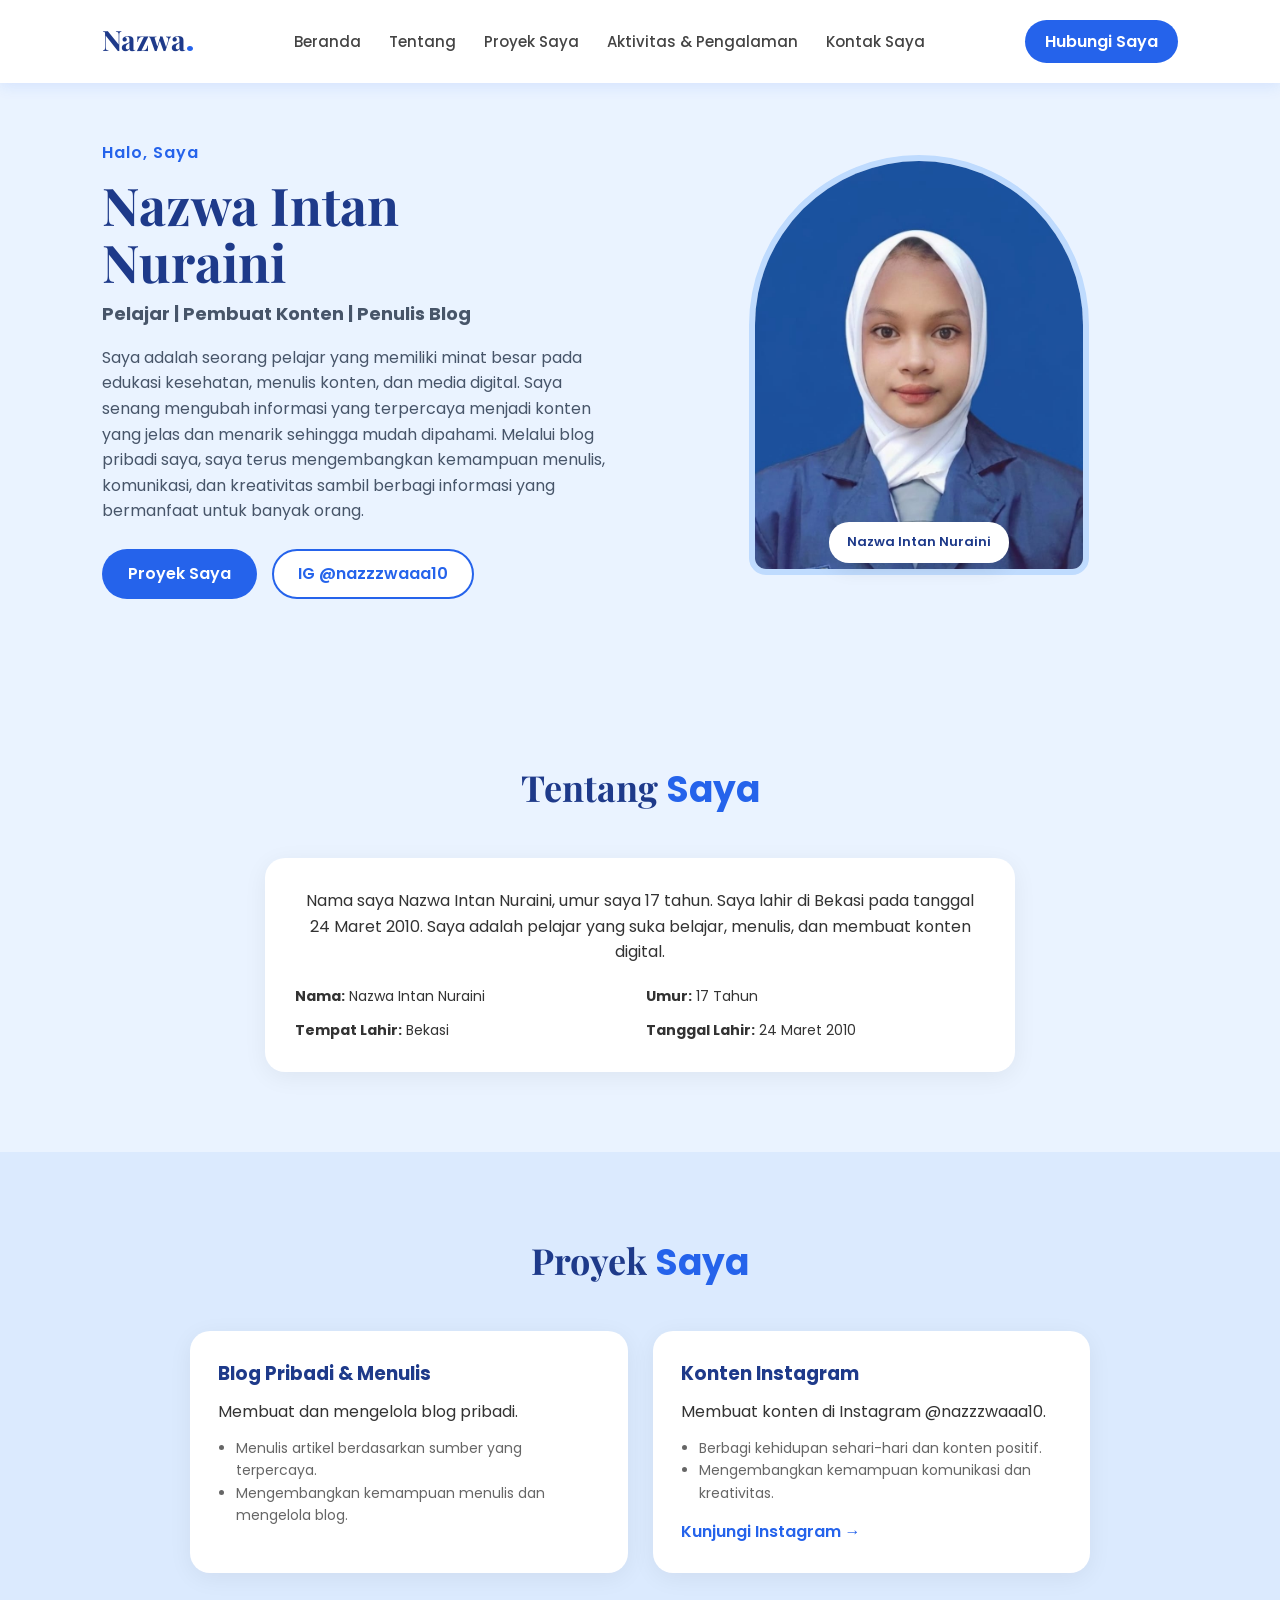
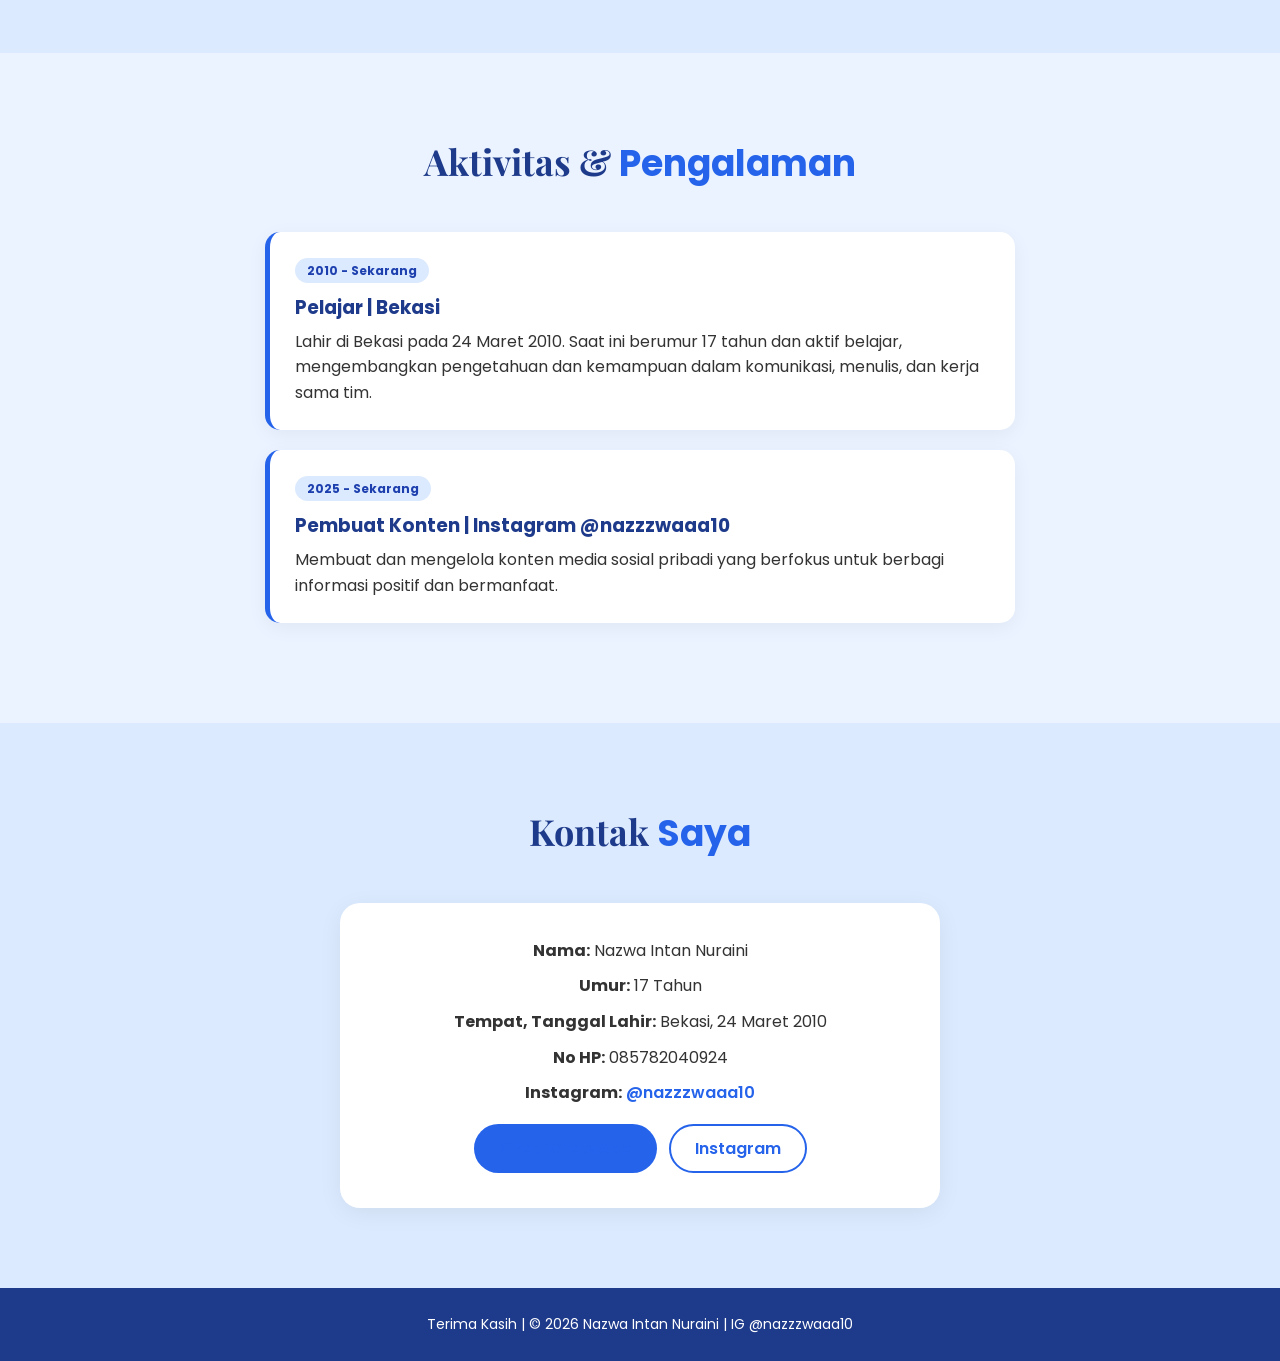
<file: index.html>
<!DOCTYPE html>
<html lang="id">
<head>
  <meta charset="UTF-8">
  <meta name="viewport" content="width=device-width, initial-scale=1.0">
  <title>Portofolio - Nazwa Intan Nuraini</title>
  <link rel="stylesheet" href="style.css">
  <link href="https://fonts.googleapis.com/css2?family=Poppins:wght@400;500;600;700&family=Playfair+Display:wght@700&display=swap" rel="stylesheet">
</head>
<body>

  <!-- NAVBAR -->
  <header>
    <nav class="navbar">
      <a href="#" class="logo">Nazwa<span>.</span></a>
      <ul class="nav-links">
        <li><a href="#home">Beranda</a></li>
        <li><a href="#about">Tentang</a></li>
        <li><a href="#project">Proyek Saya</a></li>
        <li><a href="#experience">Aktivitas & Pengalaman</a></li>
        <li><a href="#contact">Kontak Saya</a></li>
      </ul>
      <a href="https://wa.me/6285782040924" class="btn-nav">Hubungi Saya</a>
    </nav>
  </header>

  <!-- BERANDA -->
  <section id="home" class="hero">
    <div class="hero-text">
      <p class="hello">Halo, Saya</p>
      <h1>Nazwa Intan<br>Nuraini</h1>
      <h2>Pelajar | Pembuat Konten | Penulis Blog</h2>
      <p class="desc">
        Saya adalah seorang pelajar yang memiliki minat besar pada edukasi kesehatan, menulis konten, dan media digital.
        Saya senang mengubah informasi yang terpercaya menjadi konten yang jelas dan menarik sehingga mudah dipahami.
        Melalui blog pribadi saya, saya terus mengembangkan kemampuan menulis, komunikasi, dan kreativitas
        sambil berbagi informasi yang bermanfaat untuk banyak orang.
      </p>
      <div class="hero-btn">
        <a href="#project" class="btn-primary">Proyek Saya</a>
        <a href="https://instagram.com/nazzzwaaa10" target="_blank" class="btn-secondary">IG @nazzzwaaa10</a>
      </div>
    </div>
    <div class="hero-img">
      <img src="nazwa.jpg" alt="Foto Nazwa Intan Nuraini">
      <div class="badge">Nazwa Intan Nuraini</div>
    </div>
  </section>

  <!-- TENTANG -->
  <section id="about" class="section">
    <h2 class="section-title">Tentang <span>Saya</span></h2>
    <div class="about-box">
      <p>
        Nama saya Nazwa Intan Nuraini, umur saya 17 tahun.
        Saya lahir di Bekasi pada tanggal 24 Maret 2010.
        Saya adalah pelajar yang suka belajar, menulis, dan membuat konten digital.
      </p>
      <div class="about-info">
        <div><strong>Nama:</strong> Nazwa Intan Nuraini</div>
        <div><strong>Umur:</strong> 17 Tahun</div>
        <div><strong>Tempat Lahir:</strong> Bekasi</div>
        <div><strong>Tanggal Lahir:</strong> 24 Maret 2010</div>
      </div>
    </div>
  </section>

  <!-- PROYEK SAYA -->
  <section id="project" class="section bg-light">
    <h2 class="section-title">Proyek <span>Saya</span></h2>
    <div class="card-container">
      <div class="card">
        <h3>Blog Pribadi & Menulis</h3>
        <p>Membuat dan mengelola blog pribadi.</p>
        <ul>
          <li>Menulis artikel berdasarkan sumber yang terpercaya.</li>
          <li>Mengembangkan kemampuan menulis dan mengelola blog.</li>
        </ul>
      </div>
      <div class="card">
        <h3>Konten Instagram</h3>
        <p>Membuat konten di Instagram @nazzzwaaa10.</p>
        <ul>
          <li>Berbagi kehidupan sehari-hari dan konten positif.</li>
          <li>Mengembangkan kemampuan komunikasi dan kreativitas.</li>
        </ul>
        <a href="https://instagram.com/nazzzwaaa10" target="_blank">Kunjungi Instagram →</a>
      </div>
    </div>
  </section>

  <!-- AKTIVITAS & PENGALAMAN -->
  <section id="experience" class="section">
    <h2 class="section-title">Aktivitas & <span>Pengalaman</span></h2>
    <div class="timeline">
      <div class="timeline-item">
        <span class="year">2010 - Sekarang</span>
        <h3>Pelajar | Bekasi</h3>
        <p>Lahir di Bekasi pada 24 Maret 2010. Saat ini berumur 17 tahun dan aktif belajar, mengembangkan pengetahuan dan kemampuan dalam komunikasi, menulis, dan kerja sama tim.</p>
      </div>
      <div class="timeline-item">
        <span class="year">2025 - Sekarang</span>
        <h3>Pembuat Konten | Instagram @nazzzwaaa10</h3>
        <p>Membuat dan mengelola konten media sosial pribadi yang berfokus untuk berbagi informasi positif dan bermanfaat.</p>
      </div>
    </div>
  </section>

  <!-- KONTAK SAYA -->
  <section id="contact" class="section bg-light">
    <h2 class="section-title">Kontak <span>Saya</span></h2>
    <div class="contact-box">
      <p><strong>Nama:</strong> Nazwa Intan Nuraini</p>
      <p><strong>Umur:</strong> 17 Tahun</p>
      <p><strong>Tempat, Tanggal Lahir:</strong> Bekasi, 24 Maret 2010</p>
      <p><strong>No HP:</strong> 085782040924</p>
      <p><strong>Instagram:</strong> <a href="https://instagram.com/nazzzwaaa10" target="_blank">@nazzzwaaa10</a></p>
      <div class="contact-btn">
        <a href="https://wa.me/6285782040924" target="_blank" class="btn-primary">Chat WhatsApp</a>
        <a href="https://instagram.com/nazzzwaaa10" target="_blank" class="btn-secondary">Instagram</a>
      </div>
    </div>
  </section>

  <footer>
    <p>Terima Kasih | © 2026 Nazwa Intan Nuraini | IG @nazzzwaaa10</p>
  </footer>

</body>
</html>
</file>
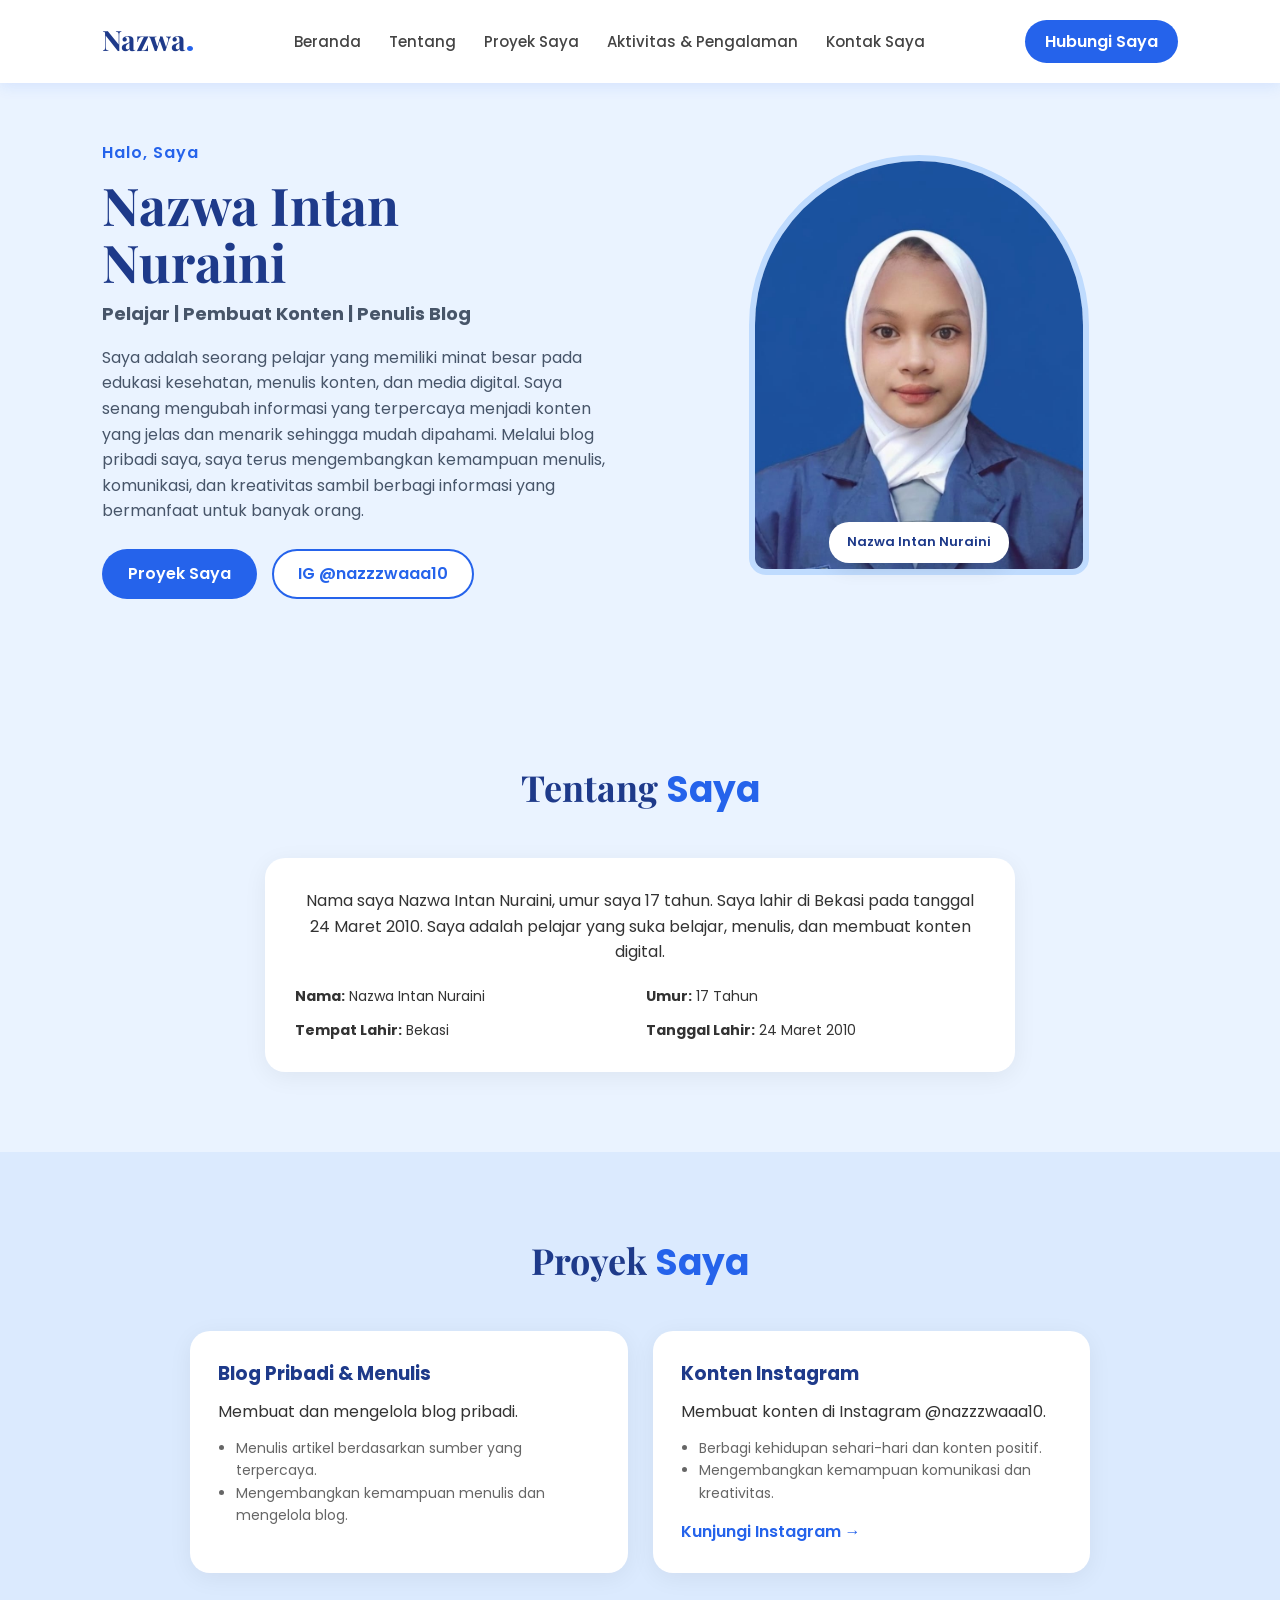
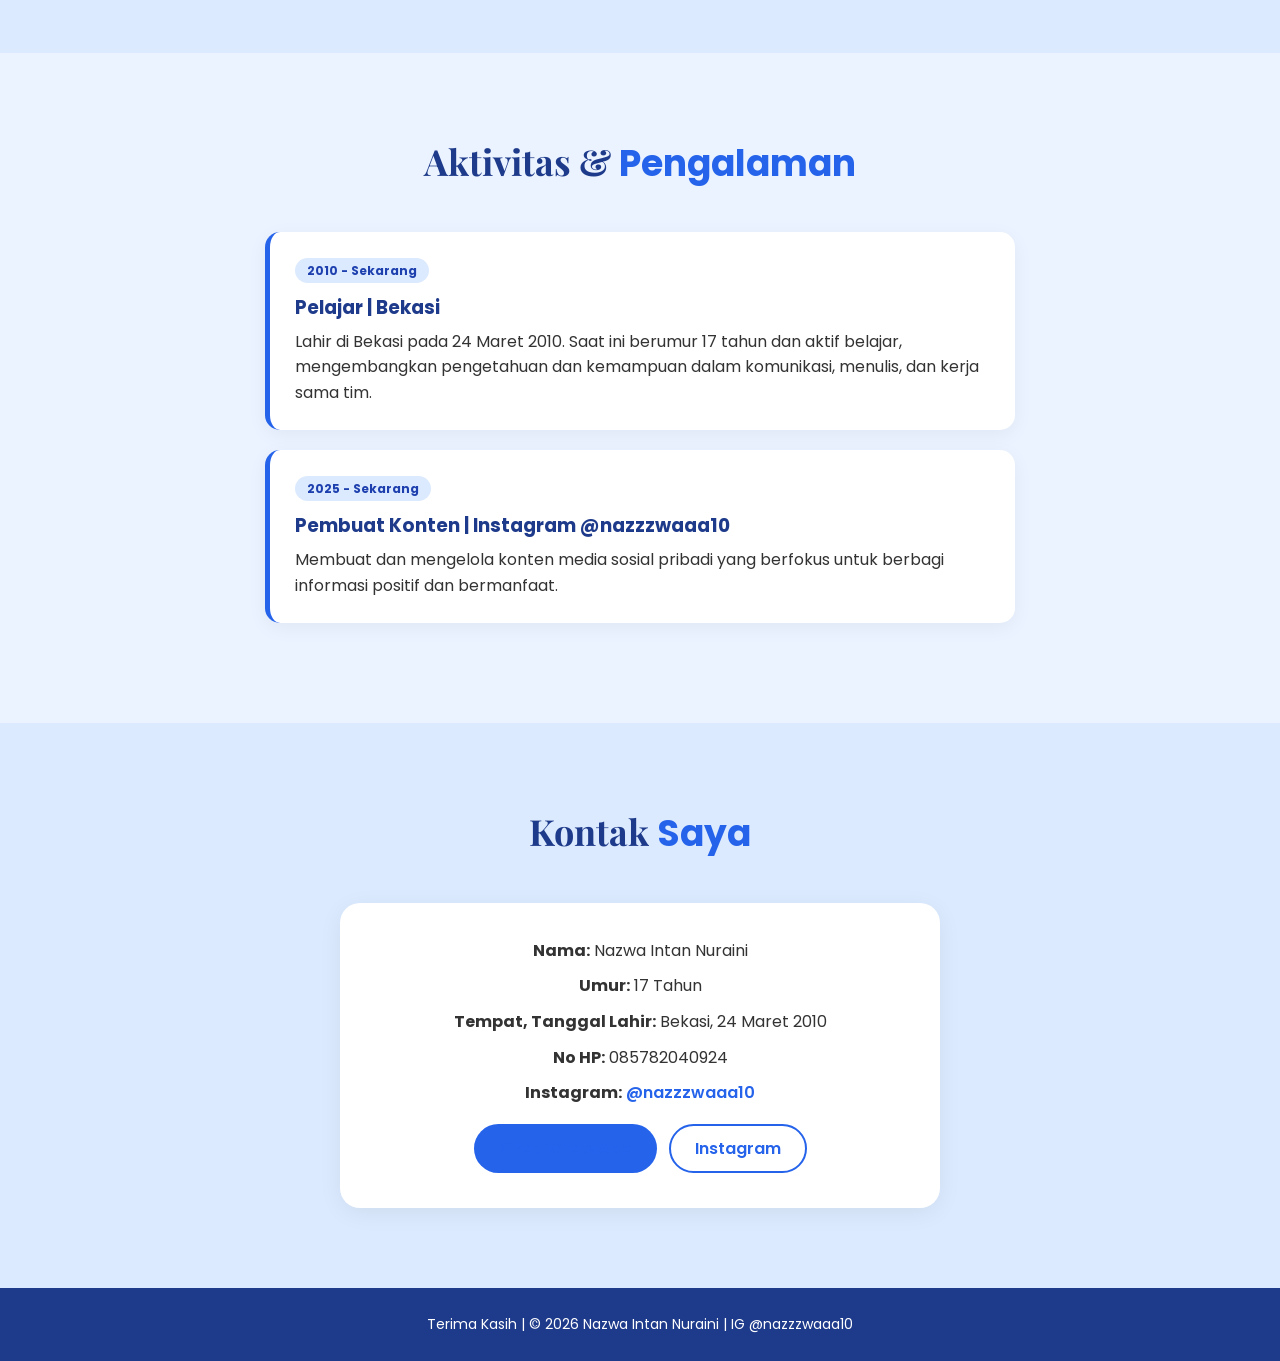
<file: index (2).html>
<!DOCTYPE html>
<html lang="id">
<head>
  <meta charset="UTF-8">
  <meta name="viewport" content="width=device-width, initial-scale=1.0">
  <title>Portofolio - Nazwa Intan Nuraini</title>
  <link rel="stylesheet" href="style.css">
  <link href="https://fonts.googleapis.com/css2?family=Poppins:wght@400;500;600;700&family=Playfair+Display:wght@700&display=swap" rel="stylesheet">
</head>
<body>

  <!-- NAVBAR -->
  <header>
    <nav class="navbar">
      <a href="#" class="logo">Nazwa<span>.</span></a>
      <ul class="nav-links">
        <li><a href="#home">Beranda</a></li>
        <li><a href="#about">Tentang</a></li>
        <li><a href="#project">Proyek Saya</a></li>
        <li><a href="#experience">Aktivitas & Pengalaman</a></li>
        <li><a href="#contact">Kontak Saya</a></li>
      </ul>
      <a href="https://wa.me/6285782040924" class="btn-nav">Hubungi Saya</a>
    </nav>
  </header>

  <!-- BERANDA -->
  <section id="home" class="hero">
    <div class="hero-text">
      <p class="hello">Halo, Saya</p>
      <h1>Nazwa Intan<br>Nuraini</h1>
      <h2>Pelajar | Pembuat Konten | Penulis Blog</h2>
      <p class="desc">
        Saya adalah seorang pelajar yang memiliki minat besar pada edukasi kesehatan, menulis konten, dan media digital.
        Saya senang mengubah informasi yang terpercaya menjadi konten yang jelas dan menarik sehingga mudah dipahami.
        Melalui blog pribadi saya, saya terus mengembangkan kemampuan menulis, komunikasi, dan kreativitas
        sambil berbagi informasi yang bermanfaat untuk banyak orang.
      </p>
      <div class="hero-btn">
        <a href="#project" class="btn-primary">Proyek Saya</a>
        <a href="https://instagram.com/nazzzwaaa10" target="_blank" class="btn-secondary">IG @nazzzwaaa10</a>
      </div>
    </div>
    <div class="hero-img">
      <img src="nazwa.jpg" alt="Foto Nazwa Intan Nuraini">
      <div class="badge">Nazwa Intan Nuraini</div>
    </div>
  </section>

  <!-- TENTANG -->
  <section id="about" class="section">
    <h2 class="section-title">Tentang <span>Saya</span></h2>
    <div class="about-box">
      <p>
        Nama saya Nazwa Intan Nuraini, umur saya 17 tahun.
        Saya lahir di Bekasi pada tanggal 24 Maret 2010.
        Saya adalah pelajar yang suka belajar, menulis, dan membuat konten digital.
      </p>
      <div class="about-info">
        <div><strong>Nama:</strong> Nazwa Intan Nuraini</div>
        <div><strong>Umur:</strong> 17 Tahun</div>
        <div><strong>Tempat Lahir:</strong> Bekasi</div>
        <div><strong>Tanggal Lahir:</strong> 24 Maret 2010</div>
      </div>
    </div>
  </section>

  <!-- PROYEK SAYA -->
  <section id="project" class="section bg-light">
    <h2 class="section-title">Proyek <span>Saya</span></h2>
    <div class="card-container">
      <div class="card">
        <h3>Blog Pribadi & Menulis</h3>
        <p>Membuat dan mengelola blog pribadi.</p>
        <ul>
          <li>Menulis artikel berdasarkan sumber yang terpercaya.</li>
          <li>Mengembangkan kemampuan menulis dan mengelola blog.</li>
        </ul>
      </div>
      <div class="card">
        <h3>Konten Instagram</h3>
        <p>Membuat konten di Instagram @nazzzwaaa10.</p>
        <ul>
          <li>Berbagi kehidupan sehari-hari dan konten positif.</li>
          <li>Mengembangkan kemampuan komunikasi dan kreativitas.</li>
        </ul>
        <a href="https://instagram.com/nazzzwaaa10" target="_blank">Kunjungi Instagram →</a>
      </div>
    </div>
  </section>

  <!-- AKTIVITAS & PENGALAMAN -->
  <section id="experience" class="section">
    <h2 class="section-title">Aktivitas & <span>Pengalaman</span></h2>
    <div class="timeline">
      <div class="timeline-item">
        <span class="year">2010 - Sekarang</span>
        <h3>Pelajar | Bekasi</h3>
        <p>Lahir di Bekasi pada 24 Maret 2010. Saat ini berumur 17 tahun dan aktif belajar, mengembangkan pengetahuan dan kemampuan dalam komunikasi, menulis, dan kerja sama tim.</p>
      </div>
      <div class="timeline-item">
        <span class="year">2025 - Sekarang</span>
        <h3>Pembuat Konten | Instagram @nazzzwaaa10</h3>
        <p>Membuat dan mengelola konten media sosial pribadi yang berfokus untuk berbagi informasi positif dan bermanfaat.</p>
      </div>
    </div>
  </section>

  <!-- KONTAK SAYA -->
  <section id="contact" class="section bg-light">
    <h2 class="section-title">Kontak <span>Saya</span></h2>
    <div class="contact-box">
      <p><strong>Nama:</strong> Nazwa Intan Nuraini</p>
      <p><strong>Umur:</strong> 17 Tahun</p>
      <p><strong>Tempat, Tanggal Lahir:</strong> Bekasi, 24 Maret 2010</p>
      <p><strong>No HP:</strong> 085782040924</p>
      <p><strong>Instagram:</strong> <a href="https://instagram.com/nazzzwaaa10" target="_blank">@nazzzwaaa10</a></p>
      <div class="contact-btn">
        <a href="https://wa.me/6285782040924" target="_blank" class="btn-primary">Chat WhatsApp</a>
        <a href="https://instagram.com/nazzzwaaa10" target="_blank" class="btn-secondary">Instagram</a>
      </div>
    </div>
  </section>

  <footer>
    <p>Terima Kasih | © 2026 Nazwa Intan Nuraini | IG @nazzzwaaa10</p>
  </footer>

</body>
</html>
</file>
<file: style.css>
* { margin: 0; padding: 0; box-sizing: border-box; font-family: 'Poppins', sans-serif; scroll-behavior: smooth; }
body { background: #eaf3ff; color: #333; line-height: 1.6; }

.navbar { display: flex; justify-content: space-between; align-items: center; padding: 18px 8%; background: #fff; position: fixed; top: 0; left: 0; right: 0; box-shadow: 0 2px 15px rgba(37,99,235,.12); z-index: 100; }
.logo { font-family: 'Playfair Display', serif; font-size: 28px; font-weight: 700; text-decoration: none; color: #1e3a8a; }
.logo span { color: #2563eb; }
.nav-links { display: flex; gap: 28px; list-style: none; }
.nav-links a { text-decoration: none; color: #444; font-weight: 500; font-size: 15px; }
.nav-links a:hover { color: #2563eb; }
.btn-nav { background: #2563eb; color: #fff; padding: 9px 20px; border-radius: 25px; text-decoration: none; font-weight: 600; }

.hero { display: flex; align-items: center; justify-content: space-between; padding: 140px 8% 80px; gap: 40px; background: #eaf3ff; }
.hero-text { flex: 1; }
.hello { color: #2563eb; font-weight: 600; letter-spacing: 1px; }
.hero h1 { font-family: 'Playfair Display', serif; font-size: 52px; line-height: 1.1; margin: 10px 0; color: #1e3a8a; }
.hero h2 { font-size: 18px; color: #475569; margin-bottom: 16px; }
.desc { color: #475569; max-width: 520px; }
.hero-btn { display: flex; gap: 15px; margin-top: 25px; flex-wrap: wrap; }
.btn-primary { background: #2563eb; color: #fff; padding: 12px 26px; border-radius: 30px; text-decoration: none; font-weight: 600; display: inline-block; }
.btn-secondary { border: 2px solid #2563eb; color: #2563eb; background: #fff; padding: 10px 24px; border-radius: 30px; text-decoration: none; font-weight: 600; }
.hero-img { flex: 1; text-align: center; position: relative; }
.hero-img img { width: 340px; height: 420px; object-fit: cover; border-radius: 200px 200px 20px 20px; border: 6px solid #bfdbfe; }
.badge { background: #fff; padding: 10px 18px; border-radius: 20px; box-shadow: 0 5px 20px rgba(0,0,0,.1); position: absolute; bottom: 20px; left: 50%; transform: translateX(-50%); font-size: 13px; font-weight: 600; white-space: nowrap; color: #1e3a8a; }

.section { padding: 80px 8%; background: #eaf3ff; }
.bg-light { background: #dbeafe; }
.section-title { text-align: center; font-family: 'Playfair Display', serif; font-size: 36px; margin-bottom: 40px; color: #1e3a8a; }
.section-title span { color: #2563eb; }
.about-box { max-width: 750px; margin: auto; background: #fff; padding: 30px; border-radius: 20px; box-shadow: 0 5px 25px rgba(0,0,0,.06); text-align: center; }
.about-info { display: grid; grid-template-columns: 1fr 1fr; gap: 12px; margin-top: 20px; text-align: left; font-size: 14px; }

.card-container { display: grid; grid-template-columns: 1fr 1fr; gap: 25px; max-width: 900px; margin: auto; }
.card { background: #fff; padding: 28px; border-radius: 20px; box-shadow: 0 5px 25px rgba(0,0,0,.06); }
.card h3 { margin-bottom: 10px; color: #1e3a8a; }
.card ul { margin: 12px 0 15px 18px; color: #666; font-size: 14px; }
.card a { color: #2563eb; font-weight: 600; text-decoration: none; }

.timeline { max-width: 750px; margin: auto; }
.timeline-item { background: #fff; padding: 25px; border-radius: 15px; margin-bottom: 20px; border-left: 5px solid #2563eb; box-shadow: 0 5px 20px rgba(0,0,0,.05); }
.year { background: #dbeafe; color: #1e40af; padding: 4px 12px; border-radius: 20px; font-size: 12px; font-weight: 700; }
.timeline-item h3 { margin: 10px 0 6px; color: #1e3a8a; }

.contact-box { max-width: 600px; margin: auto; background: #fff; padding: 35px; border-radius: 20px; text-align: center; box-shadow: 0 5px 25px rgba(0,0,0,.06); }
.contact-box p { margin-bottom: 10px; }
.contact-box a { color: #2563eb; text-decoration: none; font-weight: 600; }
.contact-btn { display: flex; gap: 12px; justify-content: center; margin-top: 18px; flex-wrap: wrap; }
footer { text-align: center; padding: 25px; background: #1e3a8a; color: #fff; font-size: 14px; }

@media (max-width: 768px) {
  .hero { flex-direction: column-reverse; padding-top: 120px; text-align: center; }
  .hero h1 { font-size: 36px; }
  .hero-img img { width: 260px; height: 320px; }
  .nav-links { display: none; }
  .card-container, .about-info { grid-template-columns: 1fr; }
  .hero-btn { justify-content: center; }
}
</file>
